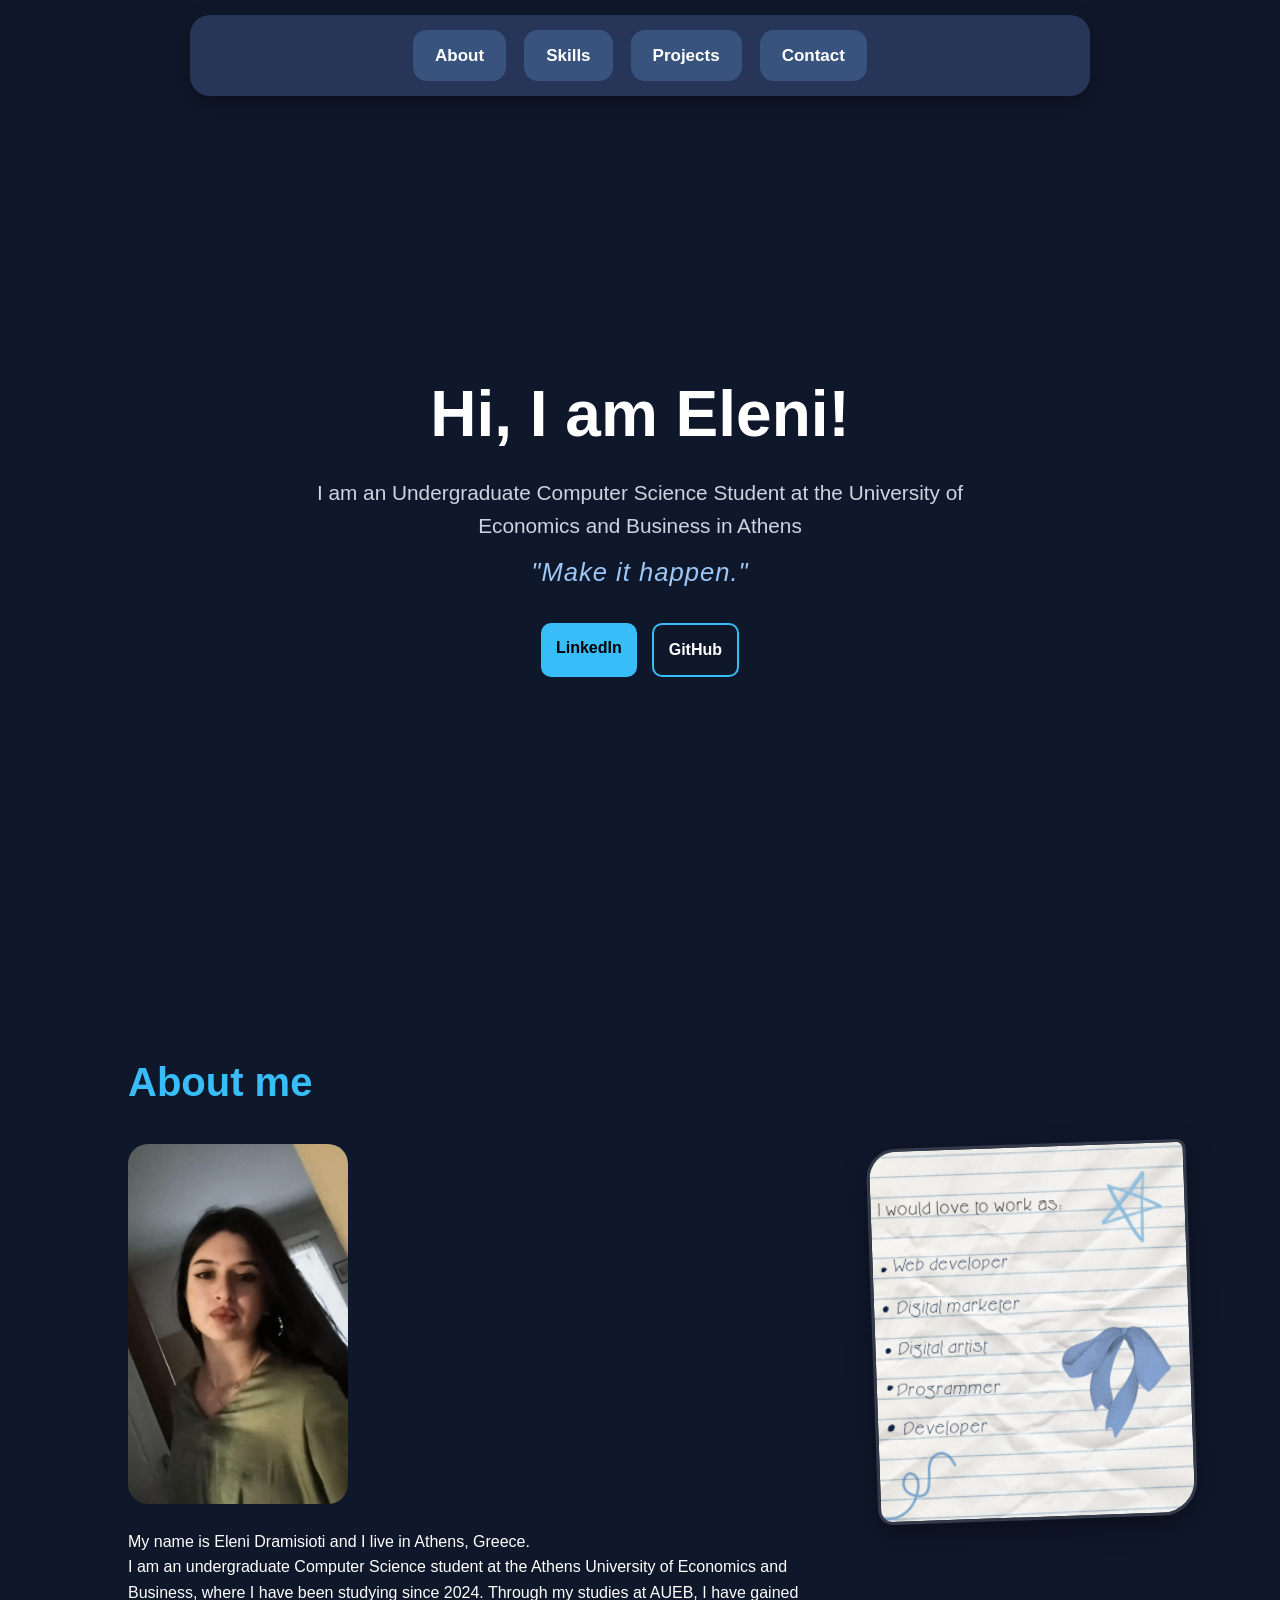
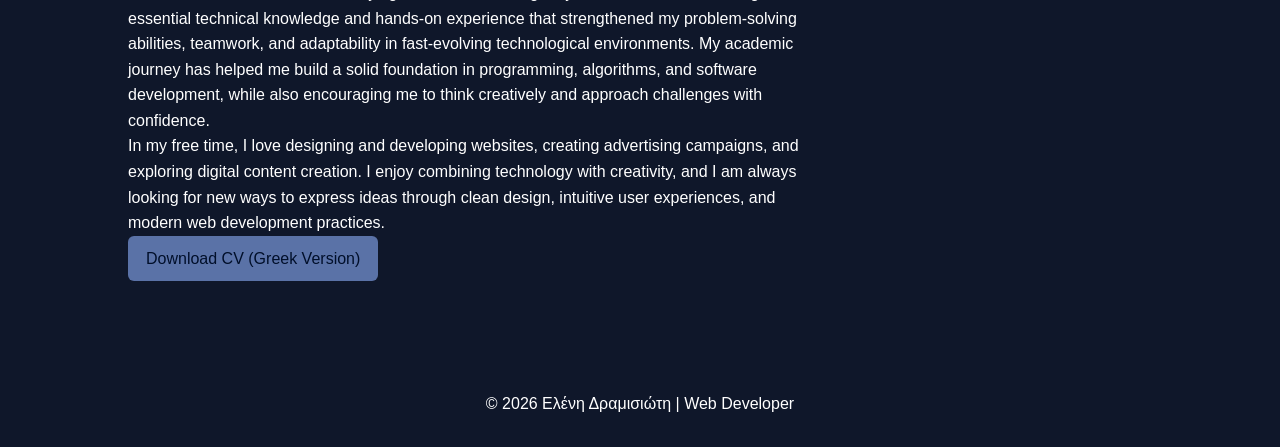
<file: index.html>
<!DOCTYPE html>
<html lang = "en">
<head>
    <meta charset = "UTF-8">
    <meta name = "viewport" content="width=device-width, inital-scale=1.0"/>
    <title>Ελένη Δραμισιώτη|My portfolio</title>
    <link rel="stylesheet" href="style.css">
</head>

<body>

   <nav class="navbar">

  <ul class="menu">

    <li><a href="index.html">About</a></li>
    <li><a href="skills.html">Skills</a></li>
    <li><a href="projects.html">Projects</a></li>
    <li><a href="contact.html">Contact</a></li>

  </ul>

</nav>

    <header>
    <h1>Hi, I am Eleni!</h1>

    <p>I am an Undergraduate Computer Science Student at the University of Economics and Business in Athens</p>
    <p class="quote">"Make it happen."</p>
    <div class="buttons">
    <a href="https://www.linkedin.com/in/%CE%B5%CE%BB%CE%AD%CE%BD%CE%B7-%CE%B4%CF%81%CE%B1%CE%BC%CE%B9%CF%83%CE%B9%CF%8E%CF%84%CE%B7-858998368/" class="btn btn-primary">
        LinkedIn
      </a>
      <a href="https://github.com/elenidramisioti?tab=repositories" class="btn btn-secondary">
        GitHub
      </a>
    </div>
</header>
<section>
  <h2>About me</h2>

  <div class="about">

    <!-- LEFT SIDE -->
    <div class="about-content">

      <img src="me.jpg" alt="Profile Photo" class="profile-img">

     <p>
  My name is Eleni Dramisioti and I live in Athens, Greece.<br>
  I am an undergraduate Computer Science student at the Athens University
  of Economics and Business, where I have been studying since 2024.
  Through my studies at AUEB, I have gained essential technical knowledge
  and hands‑on experience that strengthened my problem‑solving abilities,
  teamwork, and adaptability in fast‑evolving technological environments.
  My academic journey has helped me build a solid foundation in programming,
  algorithms, and software development, while also encouraging me to think
  creatively and approach challenges with confidence.
    </p>

    <p>
  In my free time, I love designing and developing websites,
  creating advertising campaigns, and exploring digital content creation.
  I enjoy combining technology with creativity, and I am always looking for
  new ways to express ideas through clean design, intuitive user experiences,
  and modern web development practices.
    </p>

    </div>

    <!-- RIGHT SIDE -->
    <div class="notebook-section">
      <img src="I would love to work as.png" alt="Notebook page">
    </div>

  </div>
  <a href="βιογραφικο.docx" download class="download-btn">
  Download CV (Greek Version)
  </a>

</section>

<footer> © 2026 Ελένη Δραμισιώτη | Web Developer</footer>


</body>
</html>
</file>
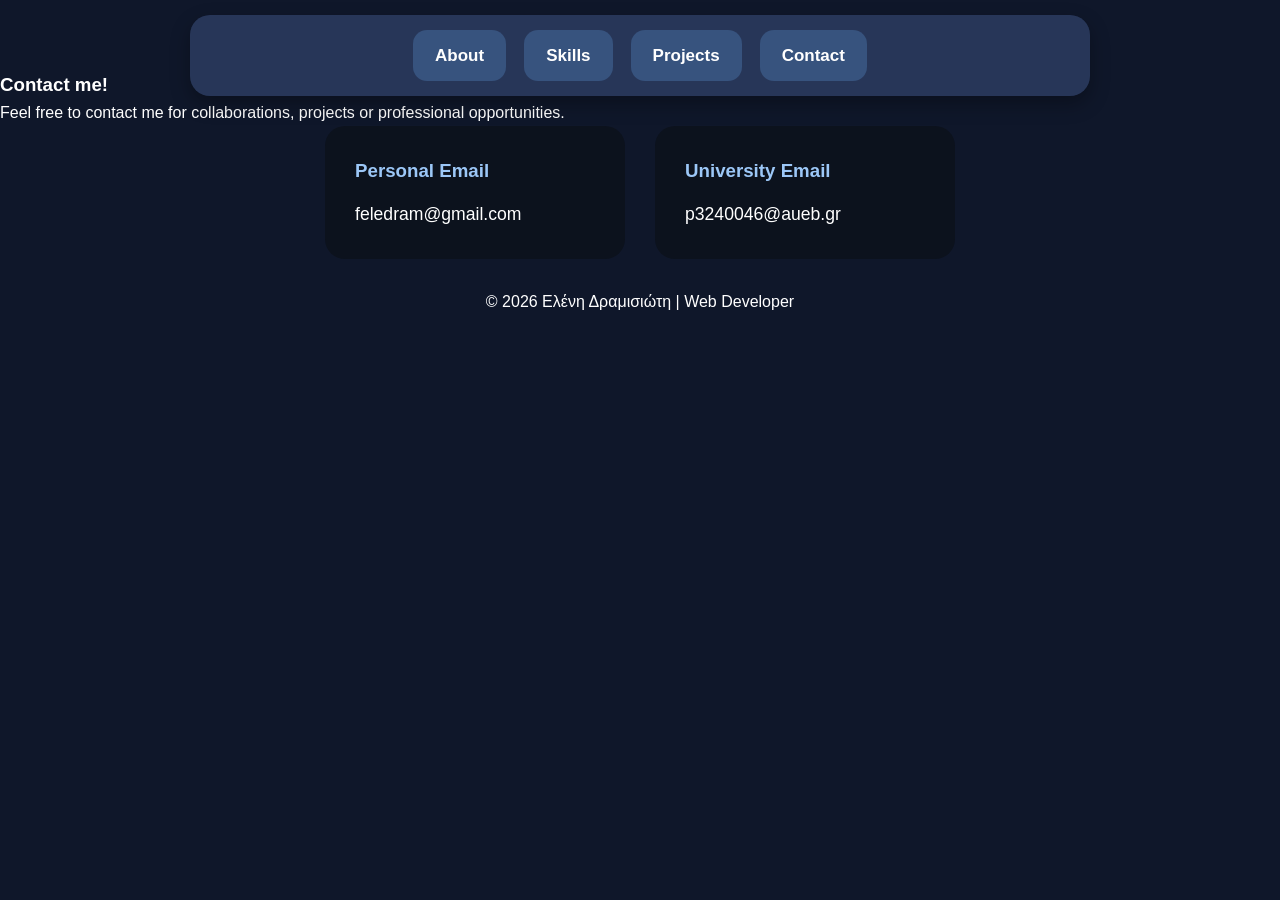
<file: contact.html>
<!DOCTYPE html>
<html lang="eng">
    <head>
        <meta charset="UTF-8">
        <meta name="viewport"
              content="width-device-width, initial-scale=1.0"/>
        <title>Contact me</title>
        <link rel="stylesheet" href="style.css">    
    </head>
    <body>
        <nav class="navbar">

    <ul class="menu">

      <li><a href="index.html">About</a></li>
      <li><a href="skills.html">Skills</a></li>
      <li><a href="projects.html">Projects</a></li>
      <li><a href="contact.html">Contact</a></li>

    </ul>

  </nav>
  <main-class="contact-page">
    <h3>Contact me!</h3>
    <p class="contact text">
        Feel free to contact me for collaborations,
      projects or professional opportunities.
    </p>
    <div class="contact-container">
              <div class="contact-card">
        <h3>Personal Email</h3>

        <p>
          <a href="mailto:feledram@gmail.com">
            feledram@gmail.com
          </a>
        </p>
      </div>

      <div class="contact-card">
        <h3>University Email</h3>

        <p>
          <a href="mailto:p3240046@aueb.gr">
            p3240046@aueb.gr
          </a>
        </p>
      </div>

    </div>

  </main>
<footer> © 2026 Ελένη Δραμισιώτη | Web Developer</footer>
</body>

</html>
</file>
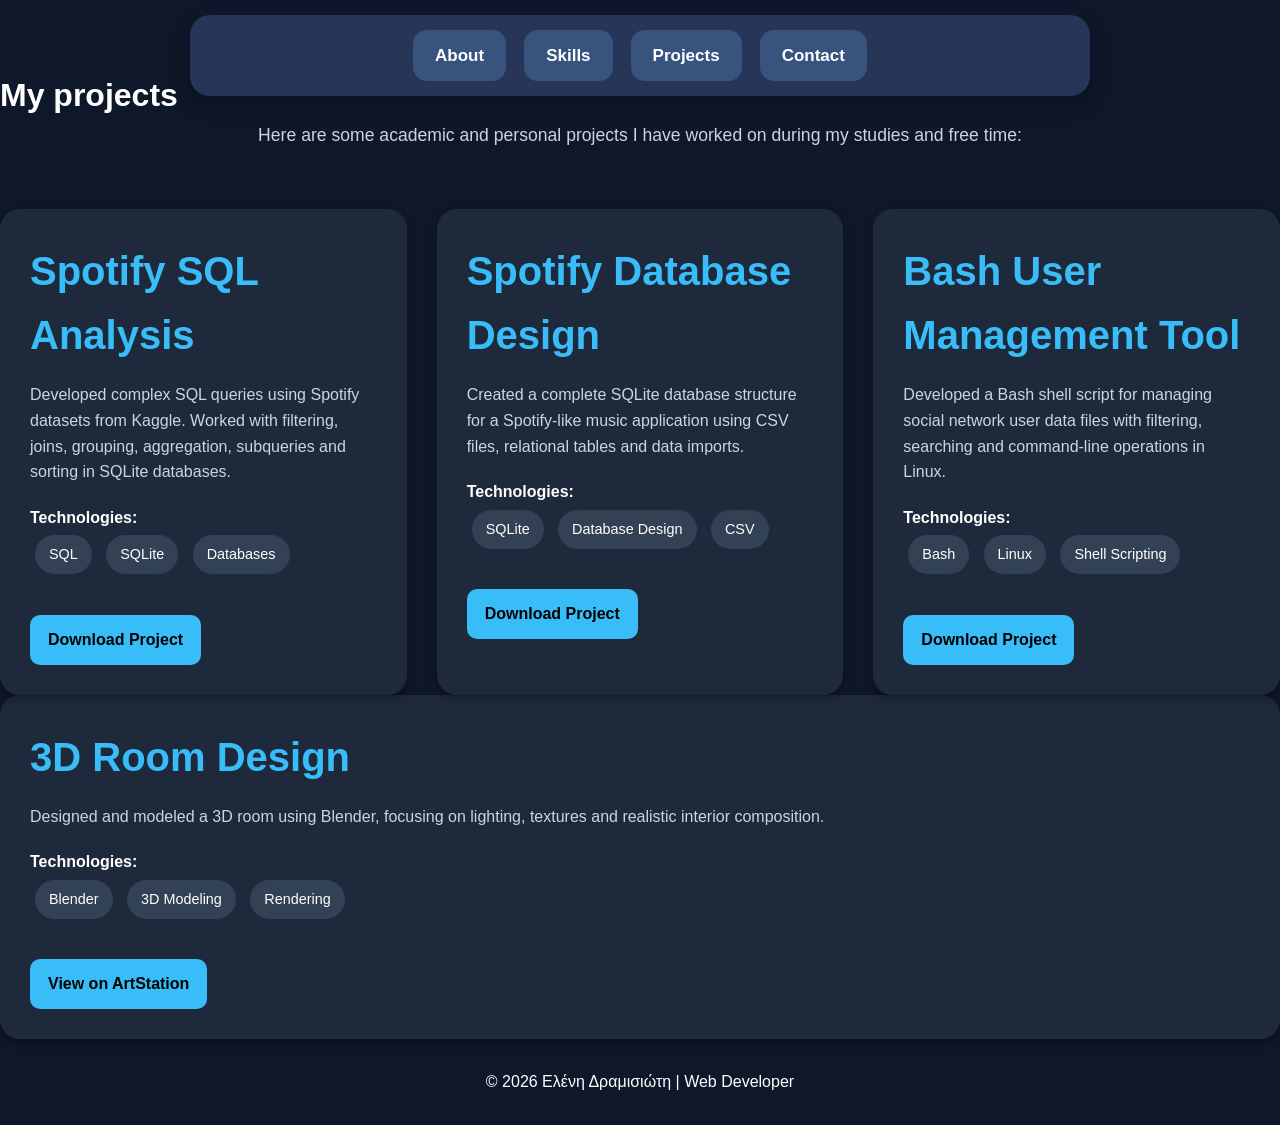
<file: projects.html>
<!DOCTYPE html>
<html lang="eng">
    <head>
        <meta charset="UTF-8">
        <meta name="viewport"
                content="width-device-width, initial-scale=1.0"/>
        <title>My Projects</title>
        <link rel="stylesheet" href="style.css">
    </head>
    <body>
         <nav class="navbar">

    <ul class="menu">

      <li><a href="index.html">About</a></li>
      <li><a href="skills.html">Skills</a></li>
      <li><a href="projects.html">Projects</a></li>
      <li><a href="contact.html">Contact</a></li>

    </ul>

  </nav>
  <main class="projects-pages">
    <h1>My projects</h1>
    <p class="projects-text">
      Here are some academic and personal projects
      I have worked on during my studies and free time:
    </p>
    <div class="projects-grid">
        <div class="project-card">
            <h2>Spotify SQL Analysis</h2>
            <p>
                Developed complex SQL queries using Spotify datasets
          from Kaggle. Worked with filtering, joins,
          grouping, aggregation, subqueries and sorting
          in SQLite databases.
            </p>
            <h4>Technologies:</h4>
            <span class="tag">SQL</span>
            <span class="tag">SQLite</span>
            <span class="tag">Databases</span>

            <br><br>
            <a href="queries.zip" class="project-btn">
                Download Project
            </a>
        </div>
        <div class="project-card">

            <h2>Spotify Database Design</h2>
            <p>
                Created a complete SQLite database structure
          for a Spotify-like music application using CSV files,
          relational tables and data imports.
            </p>

            <h4>Technologies:</h4>

            <span class="tag">SQLite</span>
            <span class="tag">Database Design</span>
            <span class="tag">CSV</span>

            <br><br>

            <a href="AM3240046.zip" class="project-btn">
                Download Project
            </a>
        </div>
        <div class="project-card">

        <h2>Bash User Management Tool</h2>

        <p>
          Developed a Bash shell script for managing
          social network user data files with filtering,
          searching and command-line operations in Linux.
        </p>

        <h4>Technologies:</h4>

        <span class="tag">Bash</span>
        <span class="tag">Linux</span>
        <span class="tag">Shell Scripting</span>

        <br><br>

        <a href="tool.sh" class="project-btn">
          Download Project
        </a>
        </div>
    </div>
    <div class="project-card">

        <h2>3D Room Design</h2>

        <p>
          Designed and modeled a 3D room using Blender,
          focusing on lighting, textures and realistic
          interior composition.
        </p>

        <h4>Technologies:</h4>

        <span class="tag">Blender</span>
        <span class="tag">3D Modeling</span>
        <span class="tag">Rendering</span>

        <br><br>
         <a href="https://elenidram.artstation.com/" target="_blank" class="project-btn">
            View on ArtStation
        </a>

      </div>
  </main>
  <footer> © 2026 Ελένη Δραμισιώτη | Web Developer</footer>
    </body>
</html>
</file>
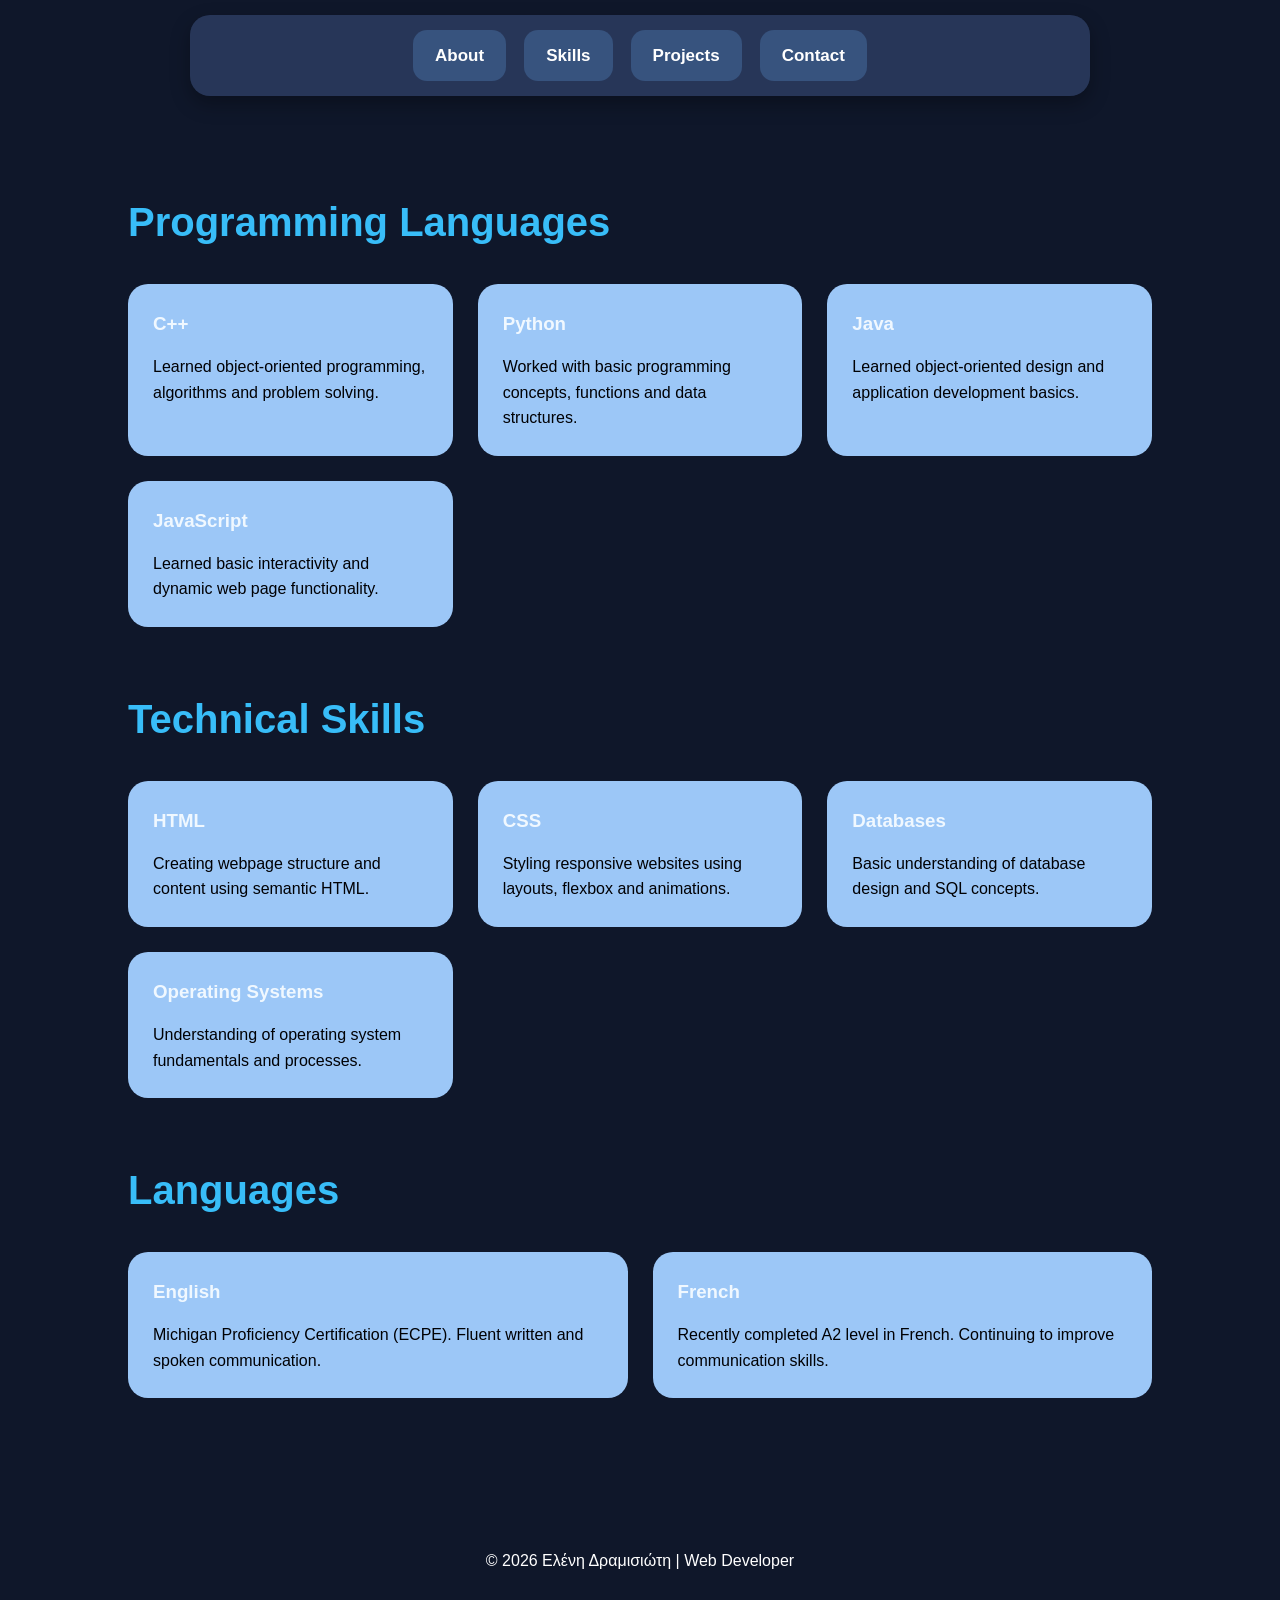
<file: skills.html>
<!DOCTYPE html>
<html lang="eng">
    <head>
        <meta charset="UTF-8">
        <meta name="viewport"
              content="width-device-width, initial-scale=1.0"/>
        <title>My skills</title>
        <link rel="stylesheet" href="style.css">
    </head> 
    
    <body>
       <nav class="navbar">

    <ul class="menu">

      <li><a href="index.html">About</a></li>
      <li><a href="skills.html">Skills</a></li>
      <li><a href="projects.html">Projects</a></li>
      <li><a href="contact.html">Contact</a></li>

    </ul>

  </nav>

        <main class = "skills-page">
           <h2>Programming Languages</h2>

    <div class="skills-grid">

      <div class="skill-card">
        <h3>C++</h3>
        <p>
          Learned object-oriented programming,
          algorithms and problem solving.
        </p>
      </div>

      <div class="skill-card">
        <h3>Python</h3>
        <p>
          Worked with basic programming concepts,
          functions and data structures.
        </p>
      </div>

      <div class="skill-card">
        <h3>Java</h3>
        <p>
          Learned object-oriented design and
          application development basics.
        </p>
      </div>

      <div class="skill-card">
        <h3>JavaScript</h3>
        <p>
          Learned basic interactivity and dynamic
          web page functionality.
        </p>
      </div>

    </div>

 <h2>Technical Skills</h2>

<div class="skills-grid">

  <div class="skill-card">
    <h3>HTML</h3>
    <p>Creating webpage structure and content using semantic HTML.</p>
  </div>

  <div class="skill-card">
    <h3>CSS</h3>
    <p>Styling responsive websites using layouts, flexbox and animations.</p>
  </div>

  <div class="skill-card">
    <h3>Databases</h3>
    <p>Basic understanding of database design and SQL concepts.</p>
  </div>

  <div class="skill-card">
    <h3>Operating Systems</h3>
    <p>Understanding of operating system fundamentals and processes.</p>
  </div>

</div> 

<h2>Languages</h2>

<div class="skills-grid">

  <div class="skill-card">
    <h3>English</h3>
    <p>Michigan Proficiency Certification (ECPE). Fluent written and spoken communication.</p>
  </div>

  <div class="skill-card">
    <h3>French</h3>
    <p>Recently completed A2 level in French. Continuing to improve communication skills.</p>
  </div>

</div>

</main>

<footer> © 2026 Ελένη Δραμισιώτη | Web Developer</footer>

</body>

</html>
</file>
<file: style.css>
*{
    margin:0;
    padding:0;
    box-sizing:border-box;
    font-family:Arial, sans-serif; 
}

body{
    background:#0f172a;
    color:white;
    line-height:1.6;
    padding-top:70px;
}

/*NAV BAR*/

/*NAVBAR*/

.navbar{
    position:fixed;
    top:15px;
    left:50%;
    transform:translateX(-50%);

    width:90%;
    max-width:900px;

    background:rgba(49,66,104,0.75);

    backdrop-filter:blur(10px);

    border-radius:20px;

    padding:15px 25px;

    z-index:1000;

    box-shadow:0 8px 20px rgba(0,0,0,0.3);
}

.menu{
    list-style:none;

    display:flex;
    justify-content:center;
    align-items:center;
    gap:18px;
}

.menu li a{
    display:inline-block;

    padding:12px 22px;

    background:#37537e;

    border-radius:14px;

    color:white;
    text-decoration:none;
    font-size:17px;
    font-weight:600;

    transition:0.3s;
}

.menu li a:hover{
    background:#38bdf8;
    color:#0f172a;

    transform:translateY(-3px);
}

header{
    min-height:100vh;
    display:flex;
    flex-direction:column;
    justify-content:center;
    align-items:center;
    text-align:center;
    padding:20px;
}

header h1{
    font-size:4rem;
    margin-bottom:10px;
}

header p{
    font-size:1.3rem;
    color:#cbd5e1;
    max-width:700px;
}

.buttons{
    margin-top:30px;
    display:flex;
    gap:15px;
    flex-wrap:wrap;
    justify-content:center;
}

.btn{
    padding: 12px 15px;
    border:none;
    border-radius:10px;
    text-decoration:none;
    font-weight:bold;
    transition:0.3s;
}

.btn-primary{
    background:#38bdf8;
    color:black;
}

.btn-primary:hover{
    background:#0ea5e9;
}

.btn-secondary{
    border:2px solid #38bdf8;
    background:transparent;
    color:white;
}



section{
    padding:80px 10%;
}

h2{
    font-size:2.5rem;
    margin-bottom:30px;
    color:#38bdf8;
}

.about{
    display:flex;
    justify-content:space-between;
    align-items:flex-start;
    gap:50px;
    flex-wrap:wrap;
}

.about-content{
    flex:1;
    max-width:700px;
}

.profile-img{
    width:220px;
    border-radius:20px;
    margin-bottom:25px;
    display:block;
}

.notebook-section{
    width:280px;
}

.notebook-section img{
    width:320px;

    border-radius:30px 10px 35px 15px;

    transform:rotate(-2deg);

    box-shadow:
      0 10px 25px rgba(0,0,0,0.35);

    border:3px solid rgba(255,255,255,0.15);

    transition:0.3s;
}

.notebook-section img:hover{
    transform:rotate(0deg) scale(1.03);
}


.skills{
    background:rgb(3, 3, 29);
    padding:12px 20px;
    border-radius:10px;
}

.skill{
    background:hsl(244, 81%, 80%);
    padding:1px 20px;
    border-radius:10px;
}

/*FOOTER*/
footer{
    text-align:center;
    padding:30px;
    color:white;
}

@media(max-width:768px){

  header h1{
    font-size:2.5rem;
  }

  .about{
    grid-template-columns:1fr;
    text-align:center;
  }

}

/*SKILLS PAGE*/

.skills-page{
    padding-top:120px;
    padding-left:10%;
    padding-right:10%;
    padding-bottom:60px;
}

.skills-text{
    text-align:center;
    max-width:800px;
    margin:0 auto 50px auto;
    color:#709eff;
    font-size:1.1rem;
}

.skills-grid{
    display:grid;
    grid-template-columns:repeat(auto-fit, minmax(250px,1fr));
    gap:25px;
    margin-bottom:60px;
}

.skill-card{
    background:#9cc7f7;
    padding:25px;
    border-radius:20px;
    transition:0.3s;
    box-shadow:0 4px 10px rgba(0,0,0,0,3);
}

.skill-card.hover{
    transform:translateY(-5px);
}

.skill-card h3{
    color:aliceblue;
    margin-bottom:15px;
}

.skill-card p{
    color:rgb(0, 1, 4);
}

/*Contact*/

.contact-page{
    padding-top: 120px;
    padding-left: 10%;
    padding-right: 10%;
    text-align:center;
}

.contact-page h3{
    font-size:3rem;
    margin-bottom:10px;
}

.contact-text{
    color:#9cc7f7;
    margin-bottom: 50px;
    font-size:1.1rem;
}

.contact-container{
    display:flex;
    justify-content:center;
    gap:30px;
    flex-wrap:wrap;
}

.contact-card{
    background:#0c121d;
    padding:30px;
    border-radius:20px;
    width:300px;
    box-shadow:0 4px 10px rgba(0,0,0,0,3);
    transition:0.3s;
}

.contact-card:hover{
    transform:translateY(-5px);
}

.contact-card h3{
    color:#9cc7f7;
    margin-bottom:15px;
}

.contact-card a{
    color:white;
    text-decoration:none;
    font-size:1.1rem;
}

.contact-card a:hover{
    color:antiquewhite;
}

/* PROJECTS PAGE */

.projects-page{
    margin-top:120px;
    padding-left:10%;
    padding-right:10%;
    padding-bottom:80px;
}

.projects-page h1{
    text-align:center;
    font-size:3rem;
    margin-bottom:20px;
    margin-top:20px;
}

.projects-text{
    text-align:center;
    color:#cbd5e1;
    margin-bottom:60px;
    font-size:1.1rem;
}

.projects-grid{
    display:grid;
    grid-template-columns:repeat(auto-fit, minmax(320px,1fr));
    gap:30px;
}

.project-card{
    background:#1e293b;
    padding:30px;
    border-radius:20px;
    box-shadow:0 4px 10px rgba(0,0,0,0.3);
    transition:0.3s;
}

.project-card:hover{
    transform:translateY(-5px);
}

.project-card h2{
    color:#38bdf8;
    margin-bottom:15px;
}

.project-card p{
    color:#cbd5e1;
    margin-bottom:20px;
}

.tag{
    display:inline-block;
    background:#334155;
    padding:8px 14px;
    border-radius:20px;
    margin:5px;
    font-size:0.9rem;
}

.project-btn{
    display:inline-block;
    margin-top:10px;
    padding:12px 18px;
    background:#38bdf8;
    color:black;
    text-decoration:none;
    border-radius:10px;
    font-weight:bold;
    transition:0.3s;
}

.project-btn:hover{
    background:#0ea5e9;
}

.quote{
    font-size:1.6rem;
    font-weight:300;
    margin-top:10px;
    color:#9cc7f7;
    font-style:italic;
    letter-spacing:1px;
    animation:fadeIn 1.5s ease-in-out; 
}

@keyframes fadeIn {
  from { opacity: 0; transform: translateY(10px); }
  to { opacity: 1; transform: translateY(0); }
}

.download-btn{
    display: inline-block;
    padding: 10px 18px;
    background-color: #5a72a7;
    color:#010f2a;
    text-decoration:wavy;
    border-radius: 6px;
    font-weight: 500;
}

.download-btn:hover{
    background-color:#b7cdf2;
}
</file>
